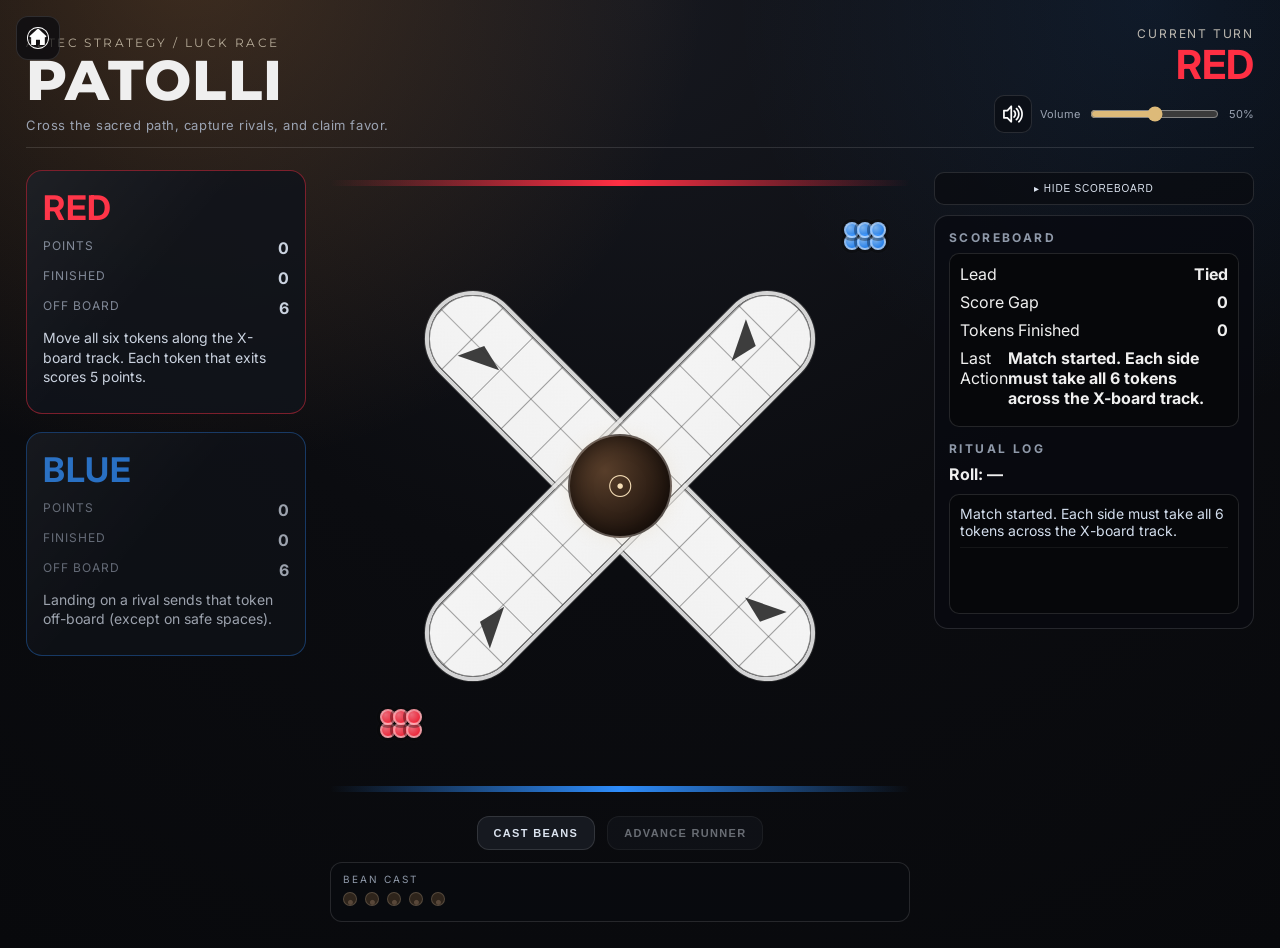
<file: Patolli/index.html>
<!doctype html>
<html lang="en">
<head>
  <meta charset="UTF-8" />
  <meta name="viewport" content="width=device-width, initial-scale=1.0" />
  <title>Patolli | R-Games</title>
  <link rel="icon" type="image/x-icon" href="../img/Logo01.svg" />
  <link rel="stylesheet" href="src/index.css" />
</head>
<body>
  <a href="/" class="home-btn" aria-label="Home">
    <img src="../img/home.svg" alt="" />
  </a>

  <main class="patolli-shell">
    <header class="top-bar">
      <div class="title-wrap">
        <p class="subtitle">AZTEC STRATEGY / LUCK RACE</p>
        <h1>PATOLLI</h1>
        <p class="title-note">Cross the sacred path, capture rivals, and claim favor.</p>
      </div>

      <div class="status-right">
        <p id="turn-label">CURRENT TURN</p>
        <h2 id="turn-name" class="red-turn">RED</h2>
        <div class="audio-controls" aria-label="Background music controls">
          <button id="mute-btn" class="audio-btn" type="button" aria-pressed="false" aria-label="Mute background music">
            <img id="mute-icon" src="../img/sound_on.svg" alt="" />
          </button>
          <label for="volume-slider">Volume</label>
          <input id="volume-slider" type="range" min="0" max="100" value="50" />
          <span id="volume-value">50%</span>
        </div>
        <div id="winner-banner" class="winner-banner hidden" role="status" aria-live="polite"></div>
      </div>
    </header>

    <section class="board-row">
      <aside class="player-stack">
        <section class="player-card red active" id="red-card">
          <h3>RED</h3>
          <p><span>Points</span><strong id="red-score">0</strong></p>
          <p><span>Finished</span><strong id="red-lap">0</strong></p>
          <p><span>Off Board</span><strong id="red-home">6</strong></p>
          <p class="objective">Move all six tokens along the X-board track. Each token that exits scores 5 points.</p>
        </section>

        <section class="player-card blue" id="blue-card">
          <h3>BLUE</h3>
          <p><span>Points</span><strong id="blue-score">0</strong></p>
          <p><span>Finished</span><strong id="blue-lap">0</strong></p>
          <p><span>Off Board</span><strong id="blue-home">6</strong></p>
          <p class="objective">Landing on a rival sends that token off-board (except on safe spaces).</p>
        </section>
      </aside>

      <section class="board-wrap">
        <div class="lane red"></div>

        <div class="patolli-board" aria-label="Patolli board">
          <div class="board-ring ring-outer" aria-hidden="true"></div>
          <div class="board-ring ring-inner" aria-hidden="true"></div>
          <div class="board-glyph-north board-glyph" aria-hidden="true">✦</div>
          <div class="board-glyph-east board-glyph" aria-hidden="true">✦</div>
          <div class="board-glyph-south board-glyph" aria-hidden="true">✦</div>
          <div class="board-glyph-west board-glyph" aria-hidden="true">✦</div>

          <div class="cross-arm arm-a"></div>
          <div class="cross-arm arm-b"></div>
          <div class="center-stone">
            <span>☉</span>
          </div>

          <div id="token-layer" class="token-layer" aria-label="Patolli tokens"></div>
        </div>

        <div class="lane blue"></div>

        <div class="controls">
          <button id="roll-btn" class="action-btn">Cast Beans</button>
          <button id="move-btn" class="action-btn" disabled>Advance Runner</button>
        </div>

        <div class="bean-tray" aria-label="Bean cast result">
          <p>BEAN CAST</p>
          <div id="bean-pips" class="bean-pips" aria-live="polite">
            <span>•</span><span>•</span><span>•</span><span>•</span><span>•</span>
          </div>
        </div>
      </section>

      <aside id="scoreboard-sidebar" class="scoreboard-sidebar">
        <button id="sidebar-toggle" class="sidebar-toggle" type="button" aria-expanded="true">▸ Hide Scoreboard</button>
        <section class="right-panel">
          <h4>SCOREBOARD</h4>
          <div class="scoreboard-box">
            <p><span>Lead</span><strong id="score-lead">Tied</strong></p>
            <p><span>Score Gap</span><strong id="score-gap">0</strong></p>
            <p><span>Tokens Finished</span><strong id="total-laps">0</strong></p>
            <p><span>Last Action</span><strong id="score-last-action">—</strong></p>
          </div>

          <h4>RITUAL LOG</h4>
          <div id="last-roll" class="last-roll">Roll: —</div>
          <div id="log" class="log-box"></div>
        </section>
      </aside>
    </section>
  </main>

  <audio id="bg-music" src="../src/audio/bg_aztec.mp3" loop preload="auto"></audio>
  <script type="module" src="src/main.js"></script>
</body>
</html>
</file>
<file: Patolli/src/index.css>
@import url('https://fonts.googleapis.com/css2?family=Inter:wght@400;600;800&family=Montserrat:wght@500;700;800&display=swap');

:root {
  --bg: #08090c;
  --panel: #12141a;
  --line: rgba(255, 255, 255, 0.12);
  --text: #efefef;
  --muted: #7f8694;
  --red: #ff2f43;
  --blue: #2e8dfc;
  --wood-1: #2d2218;
  --wood-2: #120e0b;
  --gold: #ddba79;
}

* { box-sizing: border-box; }

body {
  margin: 0;
  min-height: 100vh;
  font-family: Inter, system-ui, -apple-system, sans-serif;
  color: var(--text);
  background:
    radial-gradient(circle at 15% -5%, rgba(165, 109, 58, 0.32), transparent 35%),
    radial-gradient(circle at 90% 0%, rgba(46, 141, 252, 0.1), transparent 28%),
    radial-gradient(circle at top, #16181f 0%, #0b0c10 50%, var(--bg) 100%);
}

.home-btn {
  position: fixed;
  top: 16px;
  left: 16px;
  z-index: 20;
  width: 44px;
  height: 44px;
  border: 1px solid var(--line);
  border-radius: 12px;
  background: rgba(9, 11, 16, .7);
  display: grid;
  place-items: center;
}

.home-btn img {
  width: 22px;
  height: 22px;
}

.patolli-shell {
  max-width: 1480px;
  margin: 0 auto;
  padding: 26px;
}

.top-bar {
  display: flex;
  justify-content: space-between;
  align-items: flex-end;
  border-bottom: 1px solid var(--line);
  padding-bottom: 14px;
}

.title-wrap { max-width: 700px; }

h1 {
  margin: 4px 0 0;
  font-size: clamp(42px, 8vw, 56px);
  line-height: 0.95;
  font-weight: 800;
  letter-spacing: 0.02em;
  font-family: 'Montserrat', Inter, system-ui, sans-serif;
}

.subtitle {
  margin: 0;
  letter-spacing: 0.2em;
  font-size: 12px;
  color: #b8ad9a;
  font-family: 'Montserrat', Inter, system-ui, sans-serif;
}

.title-note {
  margin: 10px 0 0;
  color: #9ba3b2;
  font-size: 13px;
  letter-spacing: 0.04em;
}

.status-right {
  text-align: right;
}

.status-right p {
  margin: 0;
  letter-spacing: 0.15em;
  color: #bcb8b0;
  font-size: 12px;
}

.status-right h2 {
  margin: 4px 0 0;
  font-size: 40px;
  line-height: 1;
}

.audio-controls {
  margin-top: 10px;
  display: inline-flex;
  align-items: center;
  gap: 8px;
}

.audio-btn {
  width: 38px;
  height: 38px;
  border: 1px solid var(--line);
  border-radius: 10px;
  background: rgba(9, 11, 16, .6);
  display: grid;
  place-items: center;
  cursor: pointer;
}

.audio-btn img {
  width: 20px;
  height: 20px;
}

.audio-controls label,
#volume-value {
  font-size: 11px;
  color: #9ba3b2;
}

#volume-slider { accent-color: var(--gold); }

.red-turn { color: var(--red); }
.blue-turn { color: var(--blue); }

.winner-banner {
  margin-top: 8px;
  border: 1px solid rgba(221, 186, 121, .6);
  color: #ffe7bf;
  border-radius: 999px;
  font-size: 10px;
  letter-spacing: .18em;
  text-transform: uppercase;
  padding: 5px 10px;
  background: rgba(56, 39, 19, .55);
}

.hidden { display: none; }

.board-row {
  display: grid;
  grid-template-columns: 280px 1fr auto;
  gap: 24px;
  margin-top: 24px;
  align-items: start;
}

.player-stack {
  display: flex;
  flex-direction: column;
  gap: 16px;
}

.player-card {
  background: rgba(17, 20, 27, .88);
  border: 1px solid var(--line);
  border-radius: 16px;
  padding: 16px;
  opacity: .76;
  transition: .2s ease;
  position: relative;
  overflow: hidden;
}

.player-card::before {
  content: "";
  position: absolute;
  inset: 0;
  background: linear-gradient(130deg, rgba(255,255,255,.05), transparent 45%);
  pointer-events: none;
}

.player-card.active {
  opacity: 1;
  transform: translateY(-2px);
}

.player-card h3 {
  margin: 0 0 10px;
  font-size: 34px;
  letter-spacing: .02em;
}

.player-card p {
  margin: 10px 0;
  display: flex;
  justify-content: space-between;
  gap: 10px;
  color: #cad2df;
}

.player-card span {
  color: #7f8796;
  text-transform: uppercase;
  font-size: 12px;
  letter-spacing: .08em;
}

.player-card .objective {
  display: block;
  line-height: 1.4;
  font-size: 14px;
}

.player-card.red { border-color: rgba(255, 47, 67, .45); }
.player-card.red h3 { color: var(--red); }
.player-card.blue { border-color: rgba(46, 141, 252, .45); }
.player-card.blue h3 { color: var(--blue); }

.scoreboard-sidebar {
  width: 320px;
  transition: width .22s ease;
}

.scoreboard-sidebar.collapsed {
  width: 58px;
}

.sidebar-toggle {
  width: 100%;
  margin-bottom: 10px;
  border: 1px solid var(--line);
  border-radius: 10px;
  background: rgba(9, 11, 16, .68);
  color: #dbe3ef;
  letter-spacing: .08em;
  text-transform: uppercase;
  font-size: 10px;
  padding: 10px 8px;
  cursor: pointer;
}

.scoreboard-sidebar.collapsed .right-panel {
  display: none;
}

.board-wrap {
  display: flex;
  flex-direction: column;
  align-items: center;
}

.lane {
  width: 580px;
  height: 6px;
  border-radius: 999px;
  margin: 8px 0 10px;
}

.lane.red { background: linear-gradient(to right, transparent, var(--red), transparent); }
.lane.blue { background: linear-gradient(to right, transparent, var(--blue), transparent); margin-top: 10px; }

.patolli-board {
  width: 580px;
  aspect-ratio: 1;
  position: relative;
  background: transparent;
  overflow: visible;
}

.board-ring, .board-glyph, .center-stone { display: none; }

.cross-arm {
  position: absolute;
  left: 50%;
  top: 50%;
  width: 504px;
  height: 88px;
  transform-origin: center;
  border-radius: 46px;
  border: 1px solid rgba(86, 86, 86, .72);
  background:
    repeating-linear-gradient(to right, rgba(78,78,78,.52) 0 1px, transparent 1px 42px),
    repeating-linear-gradient(to bottom, rgba(78,78,78,.46) 0 1px, transparent 1px 44px),
    linear-gradient(#f4f4f4, #f2f2f2);
  box-shadow:
    0 0 0 4px rgba(242,242,242,.85),
    0 0 0 5px rgba(90,90,90,.4);
}

.cross-arm::before,
.cross-arm::after {
  content: '';
  position: absolute;
  width: 0;
  height: 0;
  border-style: solid;
  border-width: 18px 22px;
  border-color: transparent transparent rgba(52,52,52,.95) transparent;
  top: 22px;
}

.cross-arm::before { left: 34px; transform: rotate(-26deg); }
.cross-arm::after { right: 34px; transform: rotate(154deg); }

.arm-a { transform: translate(-50%, -50%) rotate(45deg); }
.arm-b { transform: translate(-50%, -50%) rotate(-45deg); }


.token-layer {
  position: absolute;
  inset: 0;
  z-index: 12;
}

.center-stone {
  position: absolute;
  left: 50%;
  top: 50%;
  transform: translate(-50%, -50%);
  width: 104px;
  height: 104px;
  border-radius: 50%;
  border: 2px solid rgba(255,255,255,.27);
  display: grid;
  place-items: center;
  color: #f5deb7;
  font-size: 30px;
  background:
    radial-gradient(circle at 35% 35%, #583e2a 0%, #22160f 70%, #130d09 100%);
  box-shadow: inset 0 0 20px rgba(0,0,0,.42), 0 0 18px rgba(221,186,121,.15);
}

.runner {
  position: absolute;
  width: 20px;
  height: 20px;
  border-radius: 50%;
  border: 2px solid rgba(255,255,255,.75);
  box-shadow: 0 0 0 3px rgba(0,0,0,.35), 0 0 12px rgba(255,255,255,.08);
  transform: translate(-50%, -50%);
  transition: left .25s ease, top .25s ease;
  z-index: 4;
}

.runner.red { background: radial-gradient(circle at 30% 30%, #ff7282, var(--red) 70%); }
.runner.blue { background: radial-gradient(circle at 30% 30%, #87c1ff, var(--blue) 70%); }

.runner.offboard {
  width: 16px;
  height: 16px;
  opacity: 0.92;
  border-color: rgba(255,255,255,.5);
}

.controls {
  margin-top: 14px;
  display: flex;
  gap: 12px;
}

.action-btn {
  border: 1px solid var(--line);
  border-radius: 12px;
  background: #161920;
  color: #dbe3ef;
  padding: 10px 16px;
  letter-spacing: .12em;
  text-transform: uppercase;
  font-size: 11px;
  font-weight: 700;
  cursor: pointer;
  transition: .18s ease;
}

.action-btn:hover:not(:disabled) {
  border-color: rgba(221,186,121,.65);
  transform: translateY(-1px);
}

.action-btn:disabled {
  opacity: .45;
  cursor: not-allowed;
}

.bean-tray {
  margin-top: 12px;
  border: 1px solid var(--line);
  border-radius: 12px;
  width: min(580px, 90vw);
  padding: 10px 12px;
  background: rgba(9, 11, 16, .68);
}

.bean-tray p {
  margin: 0 0 6px;
  color: #8f99a9;
  font-size: 10px;
  letter-spacing: .2em;
}

.bean-pips {
  display: inline-flex;
  gap: 8px;
}

.bean-pips span {
  width: 14px;
  height: 14px;
  border-radius: 50%;
  display: inline-grid;
  place-items: center;
  font-size: 16px;
  line-height: 1;
  color: #584739;
  background: #2e241b;
  border: 1px solid rgba(240, 221, 191, .2);
}

.bean-pips span.active {
  color: #ffe7bf;
  background: #5c4129;
  border-color: rgba(240, 221, 191, .55);
  box-shadow: 0 0 10px rgba(221,186,121,.32);
}

.right-panel {
  border: 1px solid var(--line);
  border-radius: 14px;
  background: rgba(8, 10, 16, .76);
  padding: 14px;
}

.right-panel h4 {
  margin: 0 0 8px;
  color: #8f99a9;
  font-size: 12px;
  letter-spacing: .2em;
}

.scoreboard-box {
  border: 1px solid var(--line);
  border-radius: 10px;
  margin-bottom: 14px;
  padding: 10px;
  background: #06070a;
}

.scoreboard-box p {
  margin: 0 0 8px;
  display: flex;
  justify-content: space-between;
}

.last-roll {
  margin-bottom: 10px;
  font-weight: 700;
}

.log-box {
  border: 1px solid var(--line);
  border-radius: 10px;
  padding: 10px;
  min-height: 120px;
  max-height: 240px;
  overflow: auto;
  background: #06070a;
  color: #d3deed;
  font-size: 14px;
}

.log-box p {
  margin: 0 0 8px;
  border-bottom: 1px solid rgba(255,255,255,.06);
  padding-bottom: 8px;
}

@media (max-width: 1180px) {
  .board-row { grid-template-columns: 1fr; }
  .scoreboard-sidebar { order: 3; width: min(580px, 90vw); }
  .scoreboard-sidebar.collapsed { width: min(580px, 90vw); }
  .scoreboard-sidebar.collapsed .right-panel { display: block; }
  .sidebar-toggle { display: none; }
  .patolli-board,
  .lane,
  .bean-tray { width: min(580px, 90vw); }
  .status-right h2 { font-size: 32px; }
}
</file>
